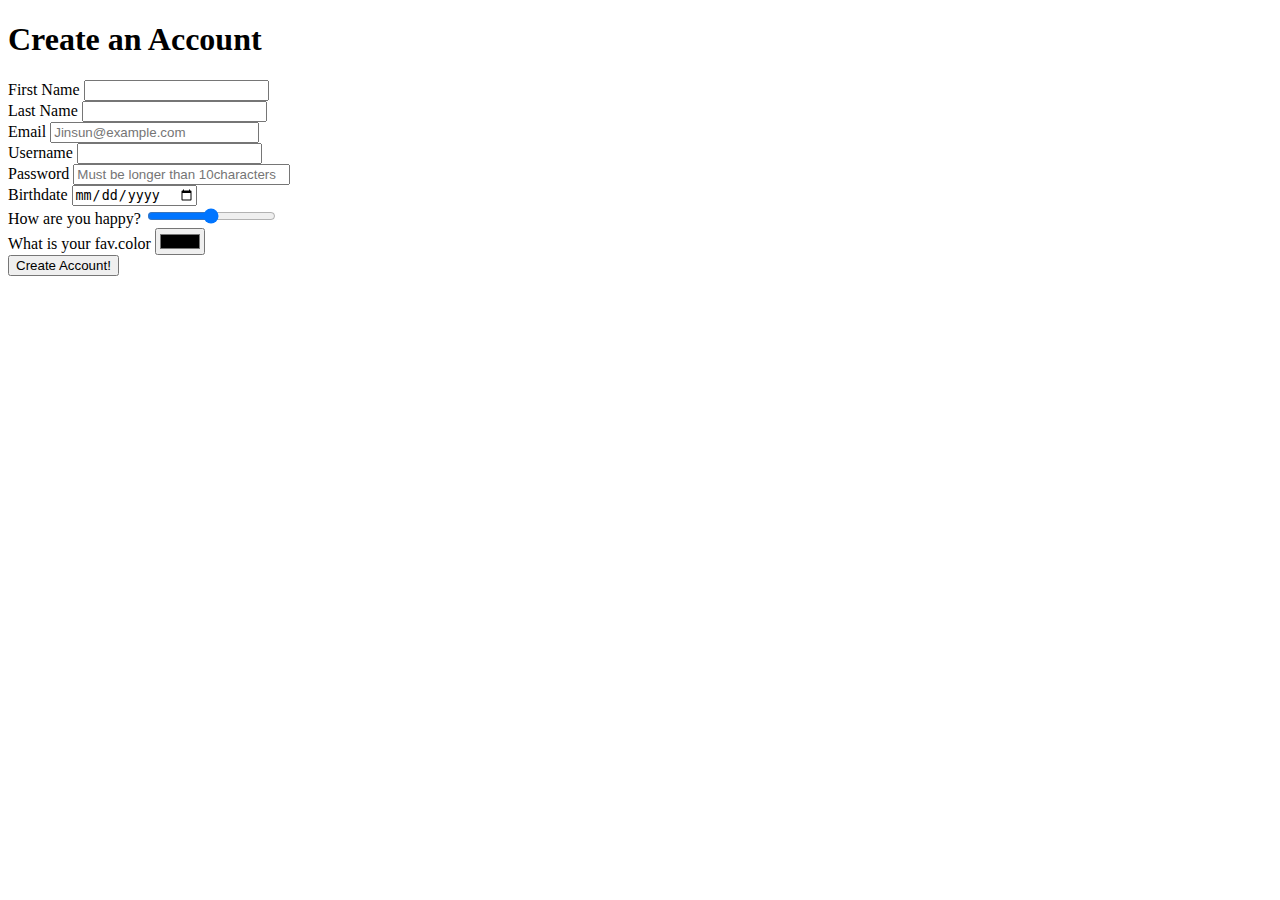
<file: index.html>
<!DOCTYPE html>
<html>

<head>
	<meta charset="utf-8">
	<meta name="viewport" content="width=device-width">
	<title>Create an Account</title>
</head>

<body>
	<h1>Create an Account</h1>
	<form action="" method="get" class="form__account">
		<div class="form__firstName">
			<label for="name">First Name</label>
      <input type="text" name="name" id="first_name" minlength="2" maxlength="15" autocomplete="off" required>
      </div>
    <div class="form__lastName">
      <label for="last_name">Last Name</label>
      <input type="text" name="name" id="last_name" minlength="5" maxlength="20" autocomplete="off" required>
      </div>
    <div class="form__email">
      <label for="email">Email</label>
      <input type="email" name="email" id="email"  minlength="10" maxlength="25" size="23" placeholder="Jinsun@example.com" autocomplete="off" required>
      </div>
    <div class="form__username">
      <label for="username">Username</label>
      <input type="text" name="name" id="username" maxlength="25" autocomplete="off" required>
      </div>
    <div class="form__password">
      <label for="password">Password</label>
      <input type="password" name="password" id="password" size="24" placeholder="Must be longer than 10characters" autocomplete="off" required>
      </div>
    <div class="form__birthdate">
      <label for="birthdate">Birthdate</label>
      <input type="date" name="birthdate" id="birthdate" required>
      </div>
    <div class="form__happy">
      <label for="happy">How are you happy?</label>
      <input type="range" name="happy" id="happy" required>
      </div>
    <div class="form__favColor">
      <label for="color">What is your fav.color</label>
      <input type="color" name="color" id="color" required>
      </div>
  <div class="button__account">
    <input type="submit" value="Create Account!">
  </div>
    </form>
  </body>
</html>
</file>
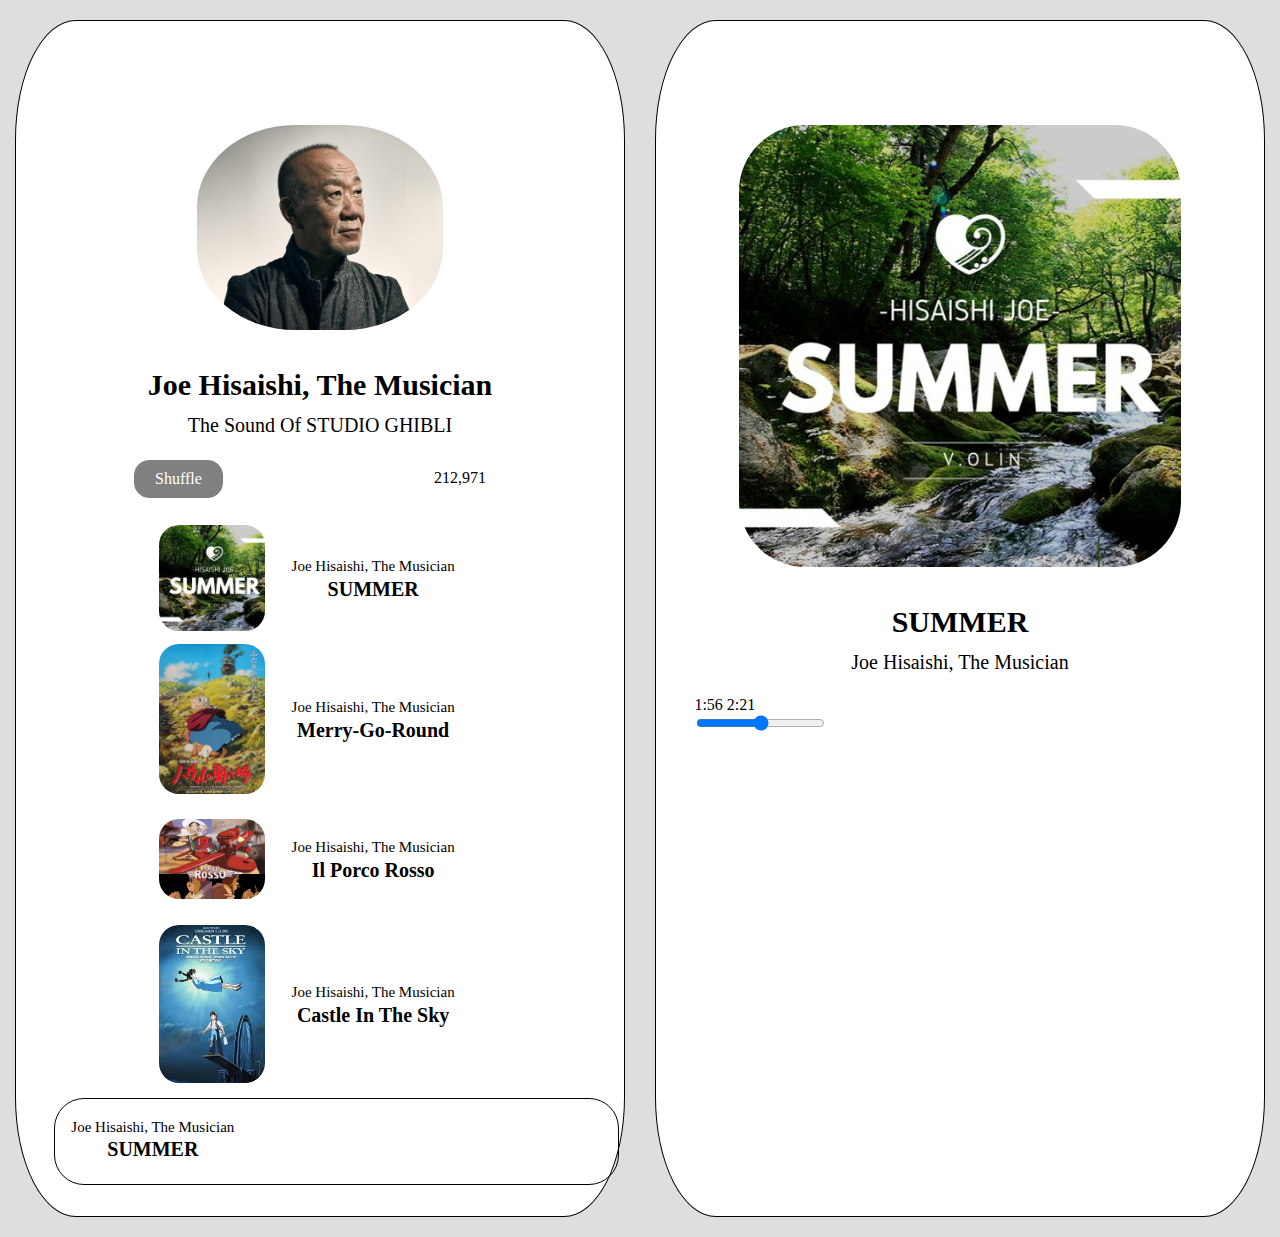
<file: double_page/index.html>
<!DOCTYPE html>
<html lang="en">
  <head>
    <meta charset="UTF-8" />
    <meta http-equiv="X-UA-Compatible" content="IE=edge" />
    <meta name="viewport" content="width=device-width, initial-scale=1.0" />
    <link rel="stylesheet" href="styles.css" />
    <link
      rel="stylesheet"
      href="https://use.fontawesome.com/releases/v5.15.2/css/all.css"
      integrity="sha384-vSIIfh2YWi9wW0r9iZe7RJPrKwp6bG+s9QZMoITbCckVJqGCCRhc+ccxNcdpHuYu"
      crossorigin="anonymous"
    />
    <title>Document</title>
  </head>
  <body>
    <section class="page">
      <div class="bar__menu">
        <i class="fas fa-arrow-left"></i>
        <i class="fas fa-search"></i>
      </div>
      <header>
        <img src="images/Joe.jpg" alt="" class="" />
        <p>Joe Hisaishi, The Musician</p>
        <p>The Sound Of STUDIO GHIBLI</p>
      </header>
      <div class="btns">
        <div class="btn">
          <div>Shuffle</div>
          <div>
            <i class="fas fa-heart"></i>
            <span>212,971</span>
          </div>
        </div>
      </div>
      <div class="lists">
        <div class="list">
          <img src="images/summer.jpg" class="" />
          <div class="info__music">
            <p>Joe Hisaishi, The Musician</p>
            <p>SUMMER</p>
          </div>
          <i class="fas fa-ellipsis-v"></i>
        </div>
        <div class="list">
          <img src="images/Merry_Go_Round.jpg" class="" />
          <div class="info__music">
            <p>Joe Hisaishi, The Musician</p>
            <p>Merry-Go-Round</p>
          </div>
          <i class="fas fa-ellipsis-v"></i>
        </div>
        <div class="list">
          <img src="images/Il_Porco.jpg" class="" />
          <div class="info__music">
            <p>Joe Hisaishi, The Musician</p>
            <p>Il Porco Rosso</p>
          </div>
          <i class="fas fa-ellipsis-v"></i>
        </div>
        <div class="list">
          <img src="images/Castle.jpg" class="" />
          <div class="info__music">
            <p>Joe Hisaishi, The Musician</p>
            <p>Castle In The Sky</p>
          </div>
          <i class="fas fa-ellipsis-v"></i>
        </div>
      </div>
      <div class="btns__play">
        <div class="btns__name">
          <h6>Joe Hisaishi, The Musician</h6>
          <h5>SUMMER</h5>
        </div>
        <div class="btn__play">
          <i class="fas fa-step-backward fa-2x"></i>
          <i class="far fa-stop-circle fa-3x"></i>
          <i class="fas fa-step-forward fa-2x"></i>
        </div>
      </div>
    </section>
    <section class="page">
      <div class="bar__menu">
        <i class="fas fa-arrow-left"></i>
        <i class="fas fa-ellipsis-v"></i>
      </div>
      <header class="header">
        <img src="images/summer.jpg" alt="" class="header__img" />
        <span class="uppercase__text">SUMMER</span>
        <span class="smallcase__text">Joe Hisaishi, The Musician</span>
      </header>
      <div class="play__time">
        <span>1:56</span>
        <span>2:21</span>
      </div>
      <input type="range" class="play" />
      <div class="play__icons">
        <i class="fas fa-retweet"></i>
        <i class="fas fa-play-circle"></i>
      </div>
    </section>
  </body>
</html>
</file>
<file: double_page/styles.css>
@import url("reset.css");

body{
    width: 100vw;
    display: flex;
    justify-content: space-between;
    background-color: #dedee0;
    
}
section{
    width: 100%;
    padding: auto 40%;
    margin: 20px 15px;
    padding: 5% 3%;
    border: 1px solid black;
    border-radius: 10%;
    background-color: #ffffff;
}
.bar__menu{
    display: flex;
    justify-content: space-between;
}
header{
    display: flex;
    flex-direction: column;
    justify-content: center;
    align-items: center;
    text-align: center;
}
header:nth-child(2){
    font-size: 30px;
    font-weight: 600;
    margin: auto;
    padding: 0 20px;
    padding-bottom: 10px;
}
header :nth-child(3){
    font-size: 20px;
    font-weight: 400;
    padding: 15px 20px;
}
header img{
    width: 50%;
    height: 60%;
    border-radius: 40%;
    margin: 40px auto;
}
.header__img{
    width: 90%;
    height: 100%;
    border-radius: 15%;
    margin: 40px auto;
}
.btns{
    display: flex;
    width: 100%;
    justify-content: center;    
}
.btn{
    display: flex;
    justify-content: space-between;
    width: 70%;
}
.btn div:first-child, .btn div:nth-child(2){
    padding: 10px 20px;
    border-radius: 15px;
}
.btn div:first-child{
    color: white;
    background-color: grey;
    border: 1px solid grey;
}
.btn div:nth-child(2){
    
}
.lists{
    margin: 15px auto;
}
.list{
    display: flex;
    justify-content: center;
    align-items: center;

}
.info__music{
    display: flex;
    flex-direction: column;
    justify-content: center;
    align-items: center;
    margin: 8% 5%;
    line-height: 145%;
}
.info__music p:first-child{
    text-align: center;
    font-size: 15px;
}
.info__music p:nth-child(2){
    text-align: center;
    font-size: 20px;
    font-weight: 600;
}
.list img{
    width: 20%;
    height: 25%;
    border-radius: 20px;
}
.btn__play{
    display: flex;
    justify-content: space-between;
    align-items: center;
}
.btns__play{
    display: flex;
    justify-content: space-between;
    align-items: center;
    width: 100%;
    height: 7%;
    padding: 1% 3%;
    border: 1px solid black;
    border-radius: 30px;
    padding: 5% auto;
}
.btns__name{
    text-align: center;
}
.btns__name h6{
    font-size: 15px;
}
.btns__name h5{
    font-size: 20px;
    font-weight: 600;
    margin: 2% auto;
}
</file>
